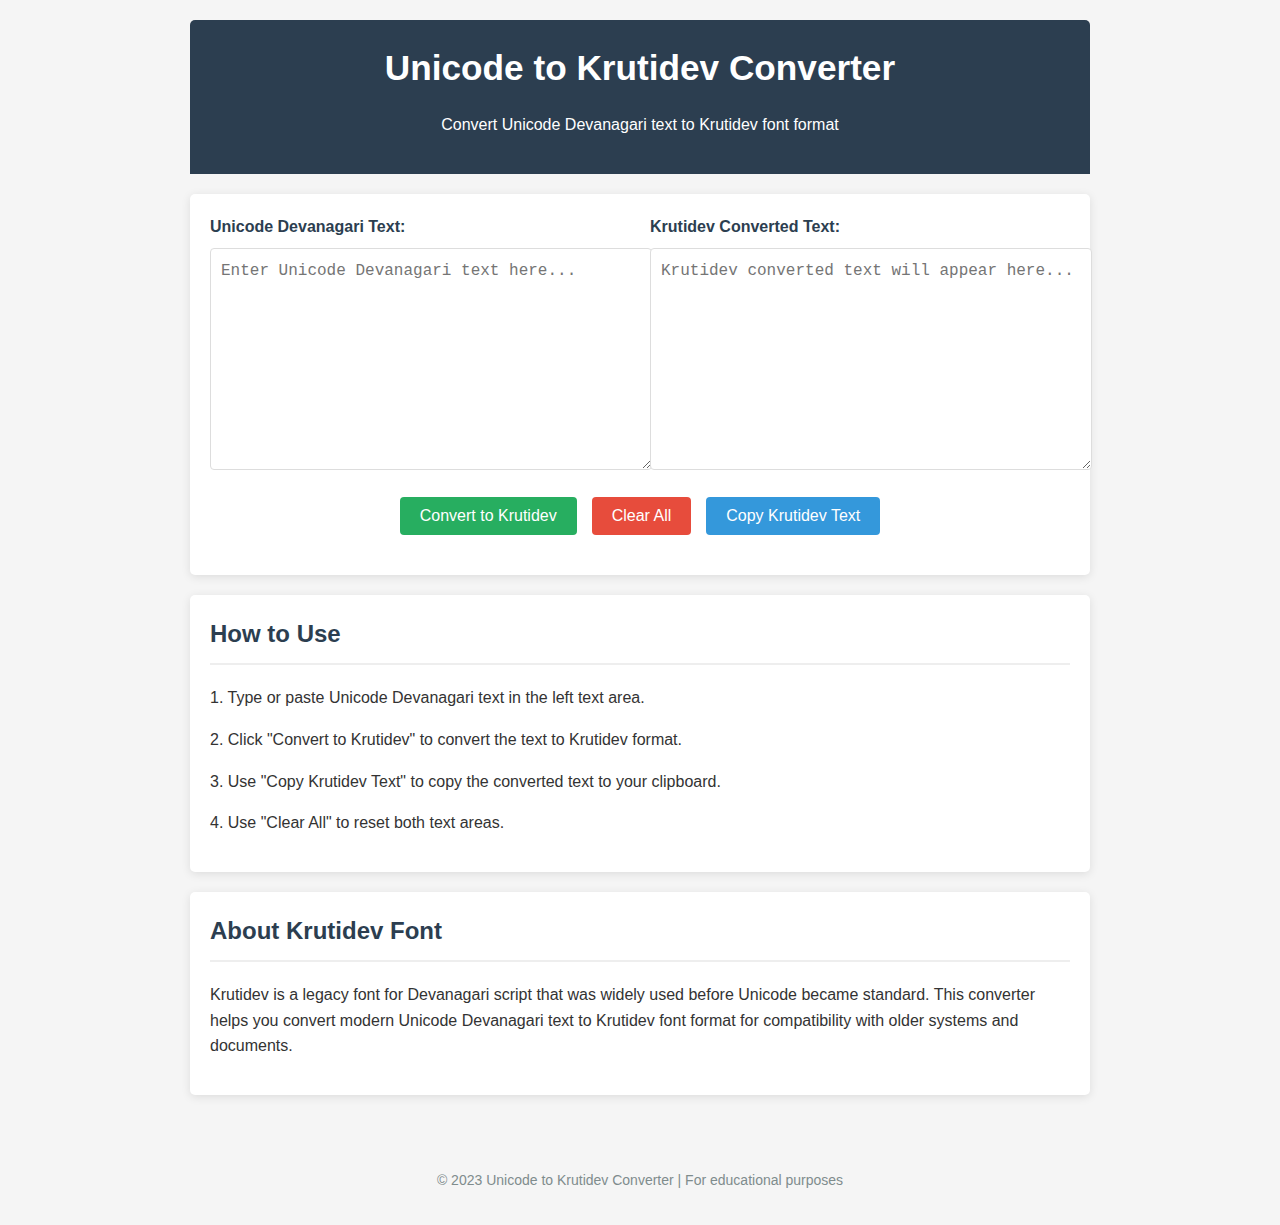
<file: index.html>
<!DOCTYPE html>
<html lang="en">
<head>
    <meta charset="UTF-8">
    <meta name="viewport" content="width=device-width, initial-scale=1.0">
    <title>Unicode to Krutidev Converter</title>
    <style>
        body {
            font-family: 'Segoe UI', Tahoma, Geneva, Verdana, sans-serif;
            line-height: 1.6;
            margin: 0;
            padding: 0;
            background-color: #f5f5f5;
            color: #333;
        }

        .container {
            max-width: 900px;
            margin: 0 auto;
            padding: 20px;
        }

        header {
            background-color: #2c3e50;
            color: white;
            padding: 20px 0;
            text-align: center;
            border-radius: 5px 5px 0 0;
            margin-bottom: 20px;
        }

        h1 {
            margin: 0;
            font-size: 2.2em;
        }

        .converter-box {
            background-color: white;
            border-radius: 5px;
            box-shadow: 0 2px 10px rgba(0, 0, 0, 0.1);
            padding: 20px;
            margin-bottom: 20px;
        }

        .text-area-container {
            display: flex;
            flex-wrap: wrap;
            gap: 20px;
        }

        .text-area-wrapper {
            flex: 1;
            min-width: 300px;
        }

        label {
            display: block;
            margin-bottom: 8px;
            font-weight: bold;
            color: #2c3e50;
        }

        textarea {
            width: 100%;
            height: 200px;
            padding: 10px;
            border: 1px solid #ddd;
            border-radius: 4px;
            resize: vertical;
            font-size: 16px;
            line-height: 1.5;
        }

        .buttons {
            display: flex;
            justify-content: center;
            gap: 15px;
            margin: 20px 0;
            flex-wrap: wrap;
        }

        button {
            padding: 10px 20px;
            background-color: #3498db;
            color: white;
            border: none;
            border-radius: 4px;
            cursor: pointer;
            font-size: 16px;
            transition: background-color 0.3s;
        }

        button:hover {
            background-color: #2980b9;
        }

        #convertBtn {
            background-color: #27ae60;
        }

        #convertBtn:hover {
            background-color: #219653;
        }

        #clearBtn {
            background-color: #e74c3c;
        }

        #clearBtn:hover {
            background-color: #c0392b;
        }

        .info-section {
            background-color: white;
            border-radius: 5px;
            box-shadow: 0 2px 10px rgba(0, 0, 0, 0.1);
            padding: 20px;
            margin-bottom: 20px;
        }

        h2 {
            color: #2c3e50;
            border-bottom: 2px solid #eee;
            padding-bottom: 10px;
            margin-top: 0;
        }

        footer {
            text-align: center;
            padding: 20px;
            color: #7f8c8d;
            font-size: 14px;
        }

        @media (max-width: 768px) {
            .text-area-container {
                flex-direction: column;
            }
        }
    </style>
</head>
<body>
    <div class="container">
        <header>
            <h1>Unicode to Krutidev Converter</h1>
            <p>Convert Unicode Devanagari text to Krutidev font format</p>
        </header>

        <div class="converter-box">
            <div class="text-area-container">
                <div class="text-area-wrapper">
                    <label for="unicodeText">Unicode Devanagari Text:</label>
                    <textarea id="unicodeText" placeholder="Enter Unicode Devanagari text here..."></textarea>
                </div>
                <div class="text-area-wrapper">
                    <label for="krutidevText">Krutidev Converted Text:</label>
                    <textarea id="krutidevText" placeholder="Krutidev converted text will appear here..." readonly></textarea>
                </div>
            </div>

            <div class="buttons">
                <button id="convertBtn">Convert to Krutidev</button>
                <button id="clearBtn">Clear All</button>
                <button id="copyBtn">Copy Krutidev Text</button>
            </div>
        </div>

        <div class="info-section">
            <h2>How to Use</h2>
            <p>1. Type or paste Unicode Devanagari text in the left text area.</p>
            <p>2. Click "Convert to Krutidev" to convert the text to Krutidev format.</p>
            <p>3. Use "Copy Krutidev Text" to copy the converted text to your clipboard.</p>
            <p>4. Use "Clear All" to reset both text areas.</p>
        </div>

        <div class="info-section">
            <h2>About Krutidev Font</h2>
            <p>Krutidev is a legacy font for Devanagari script that was widely used before Unicode became standard. This converter helps you convert modern Unicode Devanagari text to Krutidev font format for compatibility with older systems and documents.</p>
        </div>
    </div>

    <footer>
        <p>© 2023 Unicode to Krutidev Converter | For educational purposes</p>
    </footer>

    <script>
        document.addEventListener('DOMContentLoaded', function() {
            const unicodeText = document.getElementById('unicodeText');
            const krutidevText = document.getElementById('krutidevText');
            const convertBtn = document.getElementById('convertBtn');
            const clearBtn = document.getElementById('clearBtn');
            const copyBtn = document.getElementById('copyBtn');

            // Conversion mapping from Unicode to Krutidev
            const unicodeToKrutidev = {
                // Vowels
                'अ': 'd', 'आ': 'D', 'इ': 'f', 'ई': 'F', 'उ': 'g', 'ऊ': 'G',
                'ए': 'k', 'ऐ': 'K', 'ओ': 'l', 'औ': 'L', 'ऋ': 'j', 'ॠ': 'J',
                'ऌ': 'H', 'ॡ': 'h',

                // Consonants
                'क': 's', 'ख': 'v', 'ग': 'u', 'घ': '¢', 'ङ': 'Ù',
                'च': 'r', 'छ': 'R', 'ज': 't', 'झ': 'T', 'ञ': 'y',
                'ट': 'w', 'ठ': 'W', 'ड': 'q', 'ढ': 'Q', 'ण': 'X',
                'त': 'e', 'थ': 'E', 'द': 'a', 'ध': 'A', 'न': 'z',
                'प': 'p', 'फ': 'P', 'ब': 'c', 'भ': 'C', 'म': 'n',
                'य': 'i', 'र': 'b', 'ल': 'o', 'व': 'O', 'श': ';',
                'ष': '\'', 'स': 'x', 'ह': ']', 'ळ': '\\', 'क्ष': '%',
                'त्र': '+', 'ज्ञ': '^',

                // Half forms
                '्': 'Ì',

                // Matras
                'ा': 'm', 'ि': 'ä', 'ी': 'Å', 'ु': 'Ï', 'ू': 'Ò',
                'े': 'ç', 'ै': 'è', 'ो': 'é', 'ौ': 'ê', 'ृ': 'ñ',
                'ॄ': 'ö', 'ॢ': 'Û', 'ॣ': 'Ü',

                // Punctuation and symbols
                '।': 'M', '॥': '<', '॰': '>', 'ॐ': 'N',

                // Numbers
                '०': '0', '१': '1', '२': '2', '३': '3', '४': '4',
                '५': '5', '६': '6', '७': '7', '८': '8', '९': '9',

                // Special characters
                'ऽ': ':', 'ँ': 'Z', 'ं': 'B', 'ः': 'V', '़': '‘',
                '्': 'Ì', '़': '‘', '॑': '„', '॒': '†',

                // Combined characters (these will need special handling)
                'क्': 'sÌ', 'ख्': 'vÌ', 'ग्': 'uÌ', 'घ्': '¢Ì', 'ङ्': 'ÙÌ',
                'च्': 'rÌ', 'छ्': 'RÌ', 'ज्': 'tÌ', 'झ्': 'TÌ', 'ञ्': 'yÌ',
                'ट्': 'wÌ', 'ठ्': 'WÌ', 'ड्': 'qÌ', 'ढ्': 'QÌ', 'ण्': 'XÌ',
                'त्': 'eÌ', 'थ्': 'EÌ', 'द्': 'aÌ', 'ध्': 'AÌ', 'न्': 'zÌ',
                'प्': 'pÌ', 'फ्': 'PÌ', 'ब्': 'cÌ', 'भ्': 'CÌ', 'म्': 'nÌ',
                'य्': 'iÌ', 'र्': 'bÌ', 'ल्': 'oÌ', 'व्': 'OÌ', 'श्': ';Ì',
                'ष्': '\'Ì', 'स्': 'xÌ', 'ह्': ']Ì', 'ळ्': '\\Ì'
            };

            // Function to convert Unicode to Krutidev
            function convertToKrutidev(text) {
                let result = '';

                // First handle combined characters
                const combinedChars = Object.keys(unicodeToKrutidev).sort((a, b) => b.length - a.length);

                let i = 0;
                while (i < text.length) {
                    let matched = false;

                    // Check for combined characters first (longer sequences first)
                    for (const char of combinedChars) {
                        if (text.startsWith(char, i)) {
                            result += unicodeToKrutidev[char];
                            i += char.length;
                            matched = true;
                            break;
                        }
                    }

                    if (!matched) {
                        // If no combined character matched, try single character
                        const currentChar = text[i];
                        if (unicodeToKrutidev.hasOwnProperty(currentChar)) {
                            result += unicodeToKrutidev[currentChar];
                        } else {
                            // If no mapping found, keep the original character
                            result += currentChar;
                        }
                        i++;
                    }
                }

                return result;
            }

            // Event listeners
            convertBtn.addEventListener('click', function() {
                const inputText = unicodeText.value;
                const convertedText = convertToKrutidev(inputText);
                krutidevText.value = convertedText;
            });

            clearBtn.addEventListener('click', function() {
                unicodeText.value = '';
                krutidevText.value = '';
            });

            copyBtn.addEventListener('click', function() {
                krutidevText.select();
                document.execCommand('copy');

                // Show a temporary message
                const originalText = copyBtn.textContent;
                copyBtn.textContent = 'Copied!';
                setTimeout(() => {
                    copyBtn.textContent = originalText;
                }, 2000);
            });

            // Optional: Auto-convert as you type
            // unicodeText.addEventListener('input', function() {
            //     const inputText = unicodeText.value;
            //     const convertedText = convertToKrutidev(inputText);
            //     krutidevText.value = convertedText;
            // });
        });
    </script>
</body>
</html>
</file>
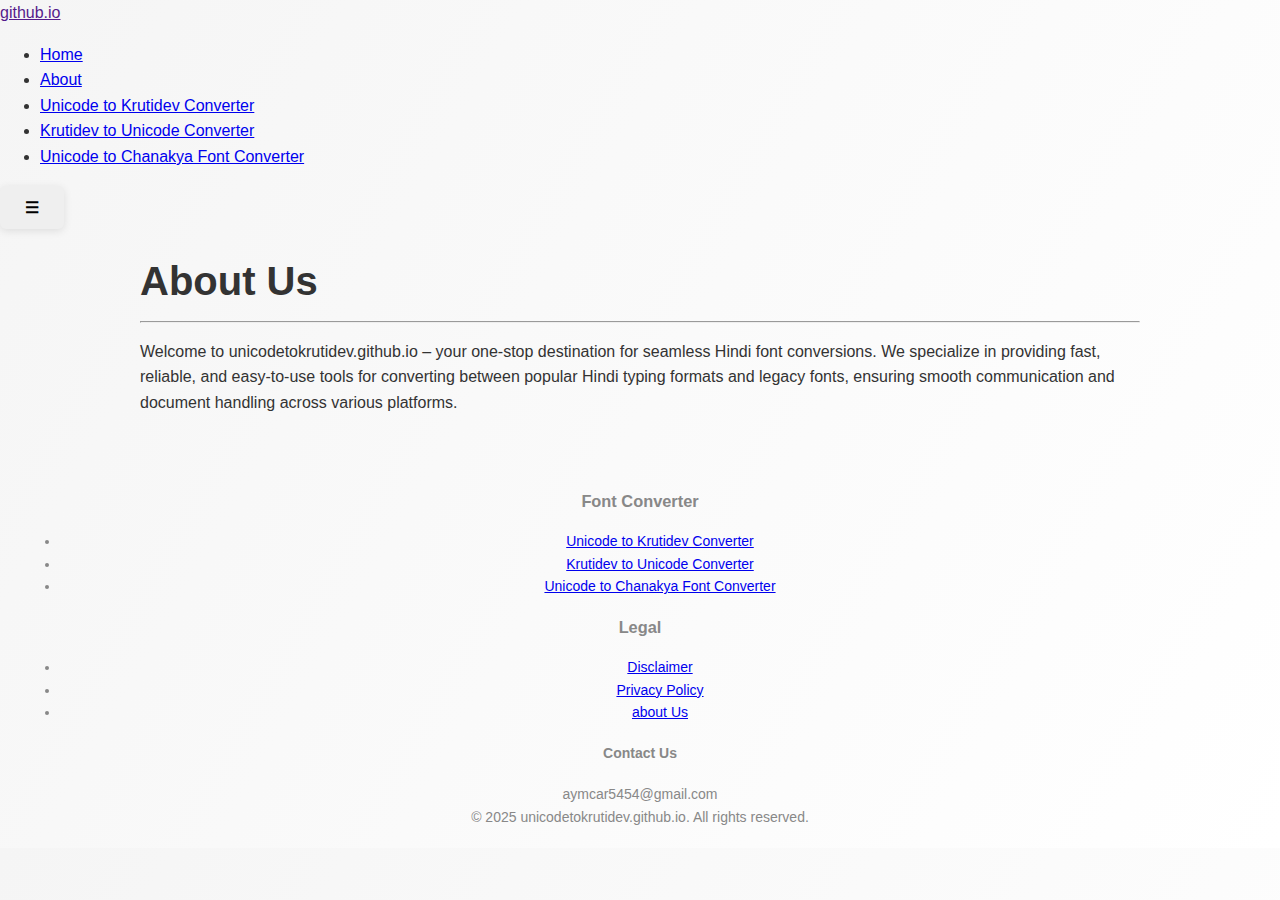
<file: aboutus.html>
<!DOCTYPE html>
<html lang="en" dir="ltr">
  <head>
    <meta charset="utf-8">
    <link rel="stylesheet" href=style.css>
    <title>About Us</title>
  </head>
  <body>
    <nav class="navbar">
        <div class="nav-container">
            <a href="" class="logo">github.io</a>

            <!-- Desktop Menu -->
            <ul class="nav-menu">
                <li><a href="#">Home</a></li>
                <li><a href="aboutus.html">About</a></li>
                <li><a href="/">Unicode to Krutidev Converter</a></li>
                <li><a href="krutidevtounicodeconverter.html">Krutidev to Unicode Converter</a></li>
                <li><a href="unicodetochanakyafontconverter.html">Unicode to Chanakya Font Converter</a></li>
            </ul>

            <!-- Mobile Menu Button -->
            <button class="mobile-menu-btn">☰</button>
        </div>
    </nav>
    <div class="container">
    <h1>About Us</h1>
    <hr>
   <p>Welcome to unicodetokrutidev.github.io – your one-stop destination for seamless Hindi font conversions. We specialize in providing fast, reliable, and easy-to-use tools for converting between popular Hindi typing formats and legacy fonts, ensuring smooth communication and document handling across various platforms.</p>
</div>
<script>
    // Mobile Menu Toggle
    const mobileMenuBtn = document.querySelector('.mobile-menu-btn');
    const navMenu = document.querySelector('.nav-menu');

    mobileMenuBtn.addEventListener('click', () => {
        navMenu.classList.toggle('active');
    });

    // Close menu when clicking on a link (for mobile)
    const navLinks = document.querySelectorAll('.nav-menu a');
    navLinks.forEach(link => {
        link.addEventListener('click', () => {
            navMenu.classList.remove('active');
        });
    });
</script>
<footer>
    <div class="footer-container">
      <div class="footer-section">
          <h3>Font Converter</h3>
          <ul class="legal-links">
              <li><a href="/">Unicode to Krutidev Converter</a></li>
              <li><a href="krutidevtounicodeconverter.html">Krutidev to Unicode Converter</a></li>
              <li><a href="unicodetochanakyafontconverter.html">Unicode to Chanakya Font Converter</a></li>
          </ul>
      </div>

        <div class="footer-section">
            <h3>Legal</h3>
            <ul class="legal-links">
                <li><a href="disclaimer.html">Disclaimer</a></li>
                <li><a href="privacypolicy.html">Privacy Policy</a></li>
                <li><a href="aboutus.html">about Us</a></li>
            </ul>
        </div>
    </div>
    <div class="copyright">
        <h4>Contact Us</h4>
        aymcar5454@gmail.com

    </div>
    <div class="copyright">
        &copy; 2025 unicodetokrutidev.github.io. All rights reserved.
    </div>
</footer>
  </body>
</html>
</file>
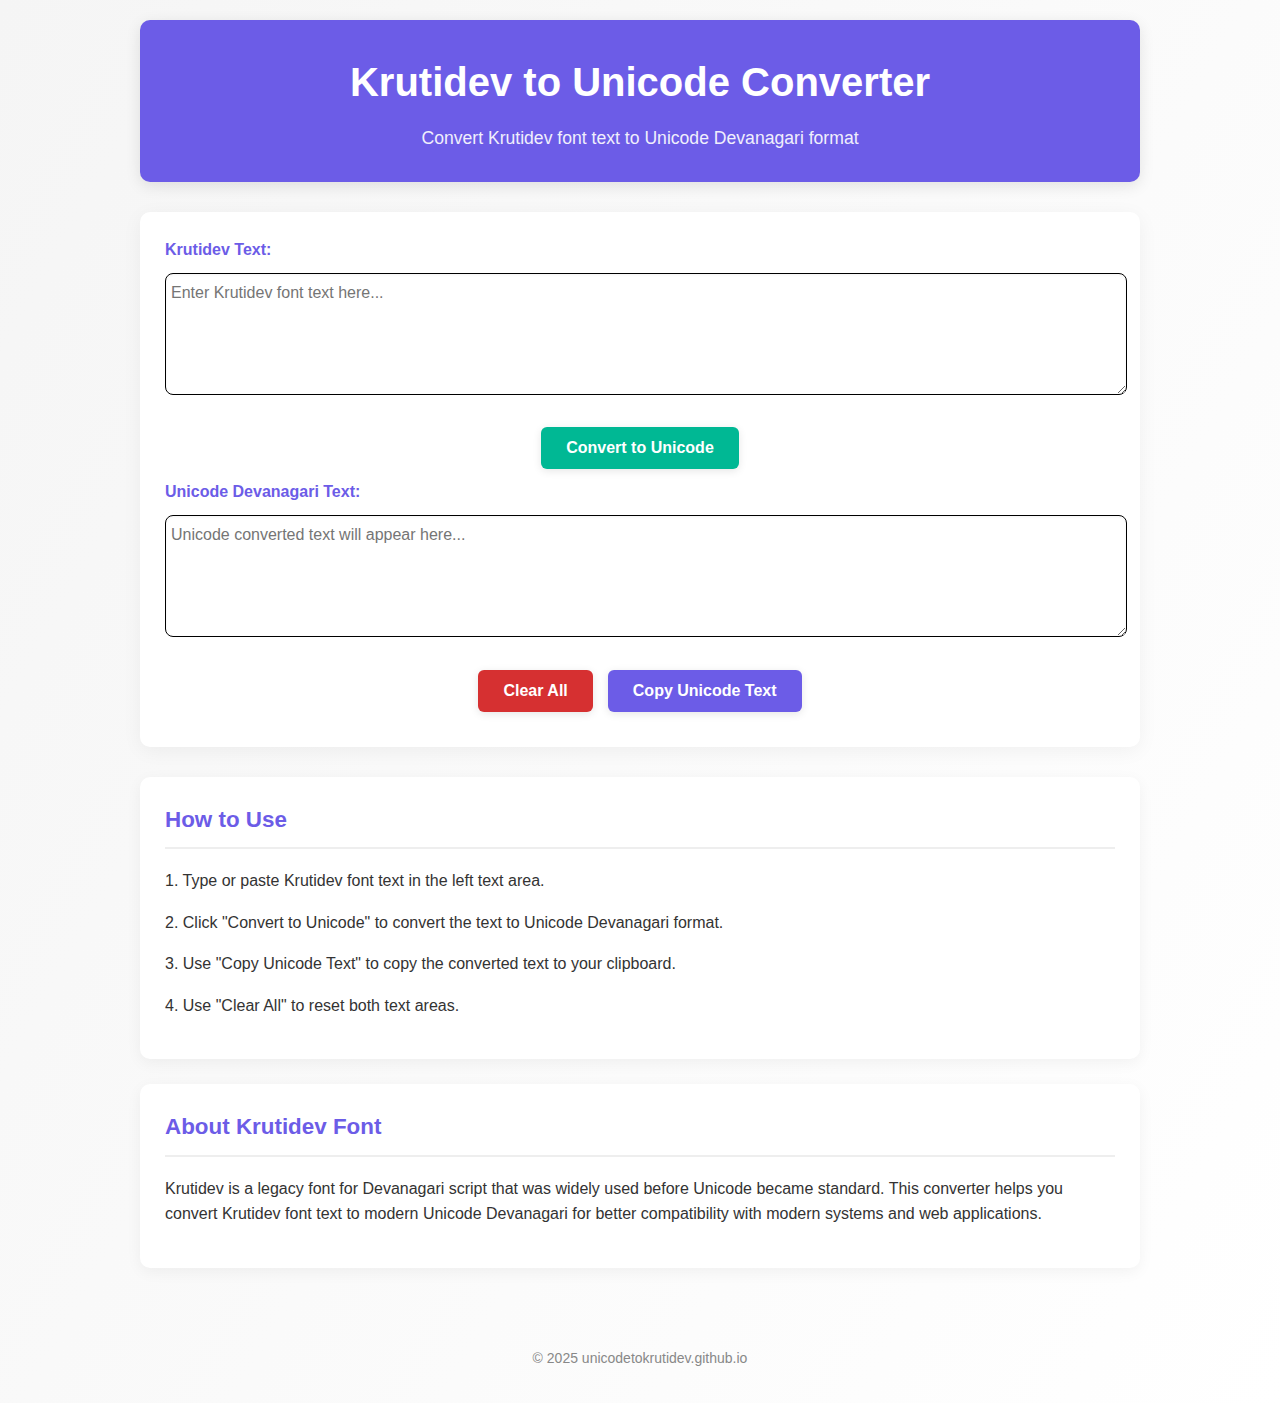
<file: krutidevtounicodeconverter.html>
<!DOCTYPE html>
<html lang="en">
<head>
    <meta charset="UTF-8">
    <meta name="viewport" content="width=device-width, initial-scale=1.0">
    <title>Krutidev to Unicode Converter</title>
    <link rel="stylesheet" href=style.css>

</head>
<body>
    <div class="container">
        <header>
            <h1>Krutidev to Unicode Converter</h1>
            <p>Convert Krutidev font text to Unicode Devanagari format</p>
        </header>

        <div class="converter-box">
            <div class="text-area-container">
                <div class="text-area-wrapper">
                    <label for="krutidevText">Krutidev Text:</label>
                    <textarea id="krutidevText" placeholder="Enter Krutidev font text here..."></textarea>
                </div>
                <div class="buttons">
                    <button id="convertBtn">Convert to Unicode</button></div>
                <div class="text-area-wrapper">
                    <label for="unicodeText">Unicode Devanagari Text:</label>
                    <textarea id="unicodeText" placeholder="Unicode converted text will appear here..." readonly></textarea>
                </div>
            </div>

            <div class="buttons">
                <button id="clearBtn">Clear All</button>
                <button id="copyBtn">Copy Unicode Text</button>
            </div>
        </div>

        <div class="info-section">
            <h2>How to Use</h2>
            <p>1. Type or paste Krutidev font text in the left text area.</p>
            <p>2. Click "Convert to Unicode" to convert the text to Unicode Devanagari format.</p>
            <p>3. Use "Copy Unicode Text" to copy the converted text to your clipboard.</p>
            <p>4. Use "Clear All" to reset both text areas.</p>
        </div>

        <div class="info-section">
            <h2>About Krutidev Font</h2>
            <p>Krutidev is a legacy font for Devanagari script that was widely used before Unicode became standard. This converter helps you convert Krutidev font text to modern Unicode Devanagari for better compatibility with modern systems and web applications.</p>
        </div>
    </div>

    <footer>
        <p>&copy; 2025 unicodetokrutidev.github.io</p>
    </footer>

    <script>
        document.addEventListener('DOMContentLoaded', function() {
            const krutidevText = document.getElementById('krutidevText');
            const unicodeText = document.getElementById('unicodeText');
            const convertBtn = document.getElementById('convertBtn');
            const clearBtn = document.getElementById('clearBtn');
            const copyBtn = document.getElementById('copyBtn');

            // Conversion mapping from Krutidev to Unicode
            const krutidevToUnicode = {
                // Vowels
                'd': 'अ', 'D': 'आ', 'f': 'इ', 'F': 'ई', 'g': 'उ', 'G': 'ऊ',
                'k': 'ए', 'K': 'ऐ', 'l': 'ओ', 'L': 'औ', 'j': 'ऋ', 'J': 'ॠ',
                'H': 'ऌ', 'h': 'ॡ',

                // Consonants
                's': 'क', 'v': 'ख', 'u': 'ग', '¢': 'घ', 'Ù': 'ङ',
                'r': 'च', 'R': 'छ', 't': 'ज', 'T': 'झ', 'y': 'ञ',
                'w': 'ट', 'W': 'ठ', 'q': 'ड', 'Q': 'ढ', 'X': 'ण',
                'e': 'त', 'E': 'थ', 'a': 'द', 'A': 'ध', 'z': 'न',
                'p': 'प', 'P': 'फ', 'c': 'ब', 'C': 'भ', 'n': 'म',
                'i': 'य', 'b': 'र', 'o': 'ल', 'O': 'व', ';': 'श',
                "'": 'ष', 'x': 'स', ']': 'ह', '\\': 'ळ', '%': 'क्ष',
                '+': 'त्र', '^': 'ज्ञ',

                // Half forms
                'Ì': '्',

                // Matras
                'm': 'ा', 'ä': 'ि', 'Å': 'ी', 'Ï': 'ु', 'Ò': 'ू',
                'ç': 'े', 'è': 'ै', 'é': 'ो', 'ê': 'ौ', 'ñ': 'ृ',
                'ö': 'ॄ', 'Û': 'ॢ', 'Ü': 'ॣ',

                // Punctuation and symbols
                'M': '।', '<': '॥', '>': '॰', 'N': 'ॐ',

                // Numbers
                '0': '०', '1': '१', '2': '२', '3': '३', '4': '४',
                '5': '५', '6': '६', '7': '७', '8': '८', '9': '९',

                // Special characters
                ':': 'ऽ', 'Z': 'ँ', 'B': 'ं', 'V': 'ः', '‘': '़',
                '„': '॑', '†': '॒',

                // Combined characters (for half forms)
                'sÌ': 'क्', 'vÌ': 'ख्', 'uÌ': 'ग्', '¢Ì': 'घ्', 'ÙÌ': 'ङ्',
                'rÌ': 'च्', 'RÌ': 'छ्', 'tÌ': 'ज्', 'TÌ': 'झ्', 'yÌ': 'ञ्',
                'wÌ': 'ट्', 'WÌ': 'ठ्', 'qÌ': 'ड्', 'QÌ': 'ढ्', 'XÌ': 'ण्',
                'eÌ': 'त्', 'EÌ': 'थ्', 'aÌ': 'द्', 'AÌ': 'ध्', 'zÌ': 'न्',
                'pÌ': 'प्', 'PÌ': 'फ्', 'cÌ': 'ब्', 'CÌ': 'भ्', 'nÌ': 'म्',
                'iÌ': 'य्', 'bÌ': 'र्', 'oÌ': 'ल्', 'OÌ': 'व्', ';Ì': 'श्',
                "'Ì": 'ष्', 'xÌ': 'स्', ']Ì': 'ह्', '\\Ì': 'ळ्'
            };

            // Function to convert Krutidev to Unicode
            function convertToUnicode(text) {
                let result = '';

                // First handle combined characters (like half forms)
                const combinedChars = Object.keys(krutidevToUnicode).sort((a, b) => b.length - a.length);

                let i = 0;
                while (i < text.length) {
                    let matched = false;

                    // Check for combined characters first (longer sequences first)
                    for (const char of combinedChars) {
                        if (text.startsWith(char, i)) {
                            result += krutidevToUnicode[char];
                            i += char.length;
                            matched = true;
                            break;
                        }
                    }

                    if (!matched) {
                        // If no combined character matched, try single character
                        const currentChar = text[i];
                        if (krutidevToUnicode.hasOwnProperty(currentChar)) {
                            result += krutidevToUnicode[currentChar];
                        } else {
                            // If no mapping found, keep the original character
                            result += currentChar;
                        }
                        i++;
                    }
                }

                return result;
            }

            // Event listeners
            convertBtn.addEventListener('click', function() {
                const inputText = krutidevText.value;
                const convertedText = convertToUnicode(inputText);
                unicodeText.value = convertedText;
            });

            clearBtn.addEventListener('click', function() {
                krutidevText.value = '';
                unicodeText.value = '';
            });

            copyBtn.addEventListener('click', function() {
                unicodeText.select();
                document.execCommand('copy');

                // Show a temporary message
                const originalText = copyBtn.textContent;
                copyBtn.textContent = 'Copied!';
                setTimeout(() => {
                    copyBtn.textContent = originalText;
                }, 2000);
            });


        });
    </script>
    
</body>
</html>
</file>
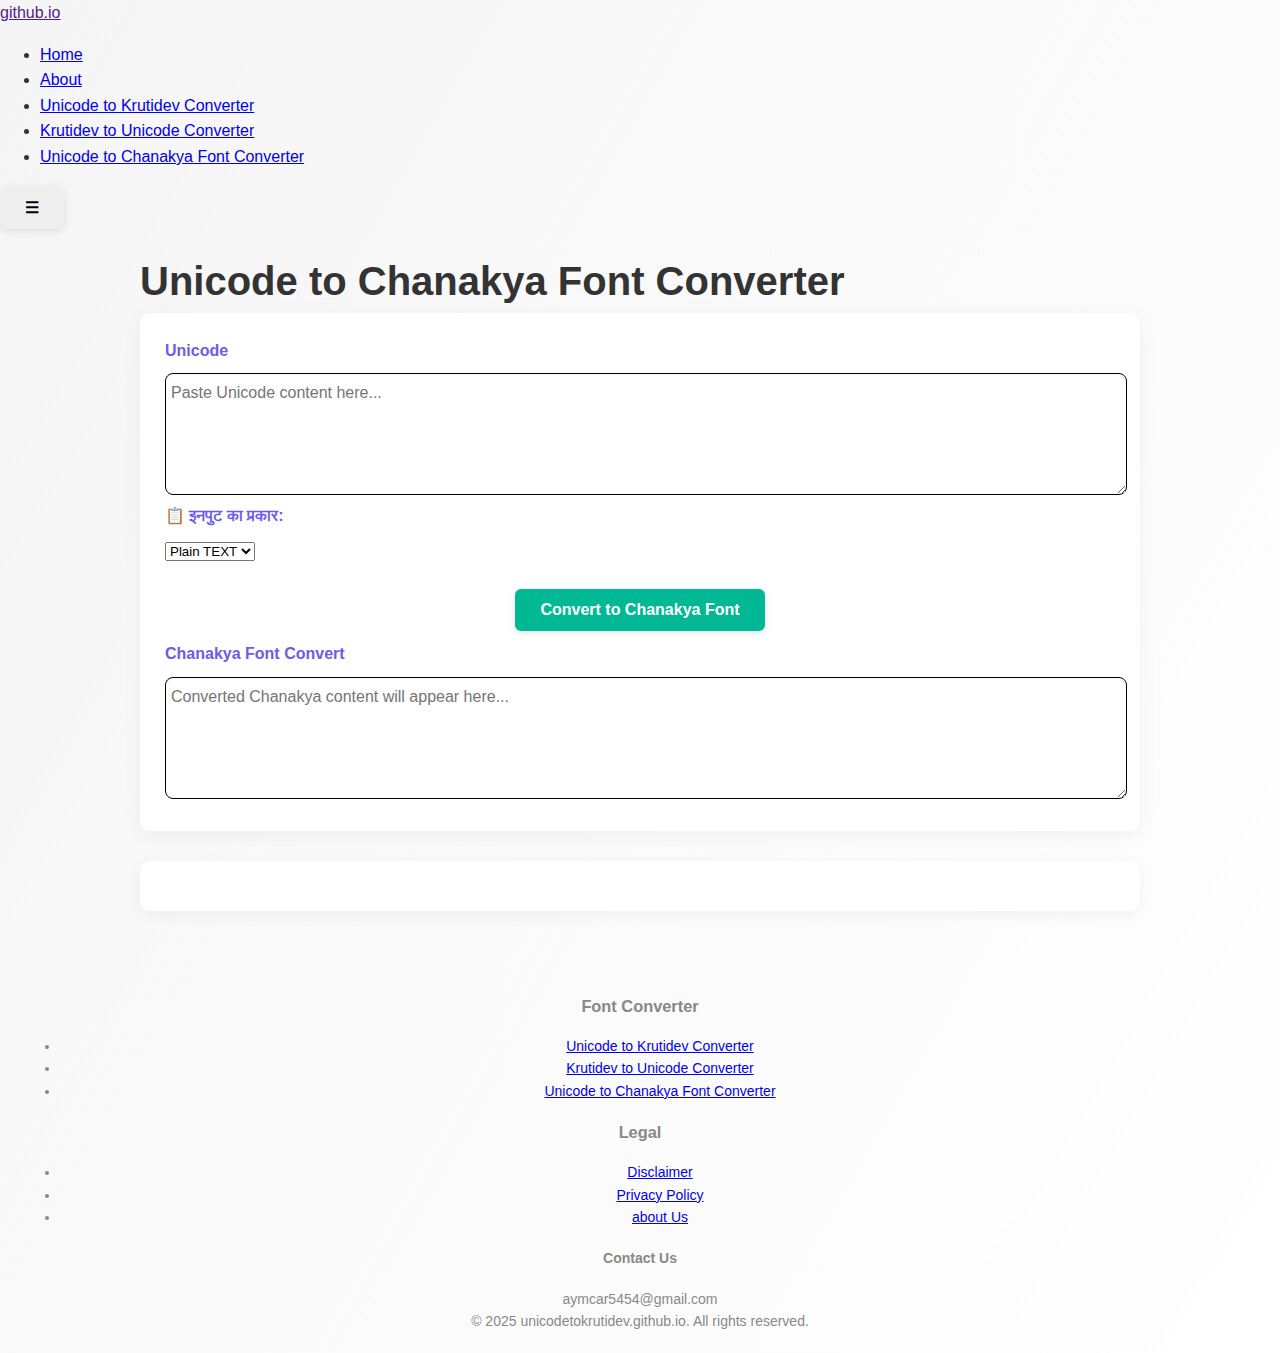
<file: unicodetochanakyafontconverter.html>
<!DOCTYPE html>
<html lang="en">
<head>
<meta charset="utf-8">
<style>:root{--color-primary:#021835;}</style>
<meta http-equiv="x-ua-compatible" content="ie=edge">
<link rel="shortcut icon" href="logo.png">
<meta name="HandheldFriendly" content="True">
<link rel="stylesheet" href=style.css>
<meta name="viewport" content="width=device-width, initial-scale=1", shrink-to-fit=no>
<meta name="description" content="Unicode is a standard that gives each character from all languages, scripts, and symbols a unique number. This helps make sure text is written, shown, and used the same way on different computers and devices.">
<title>Unicode to Chanakya Font Converter</title>
<link rel="canonical" href="/unicodetochanakyafontconverter.html">
<meta name="robots" content="index, follow" />

<link rel="icon" type="image/png" href="fevicon/favicon-96x96.png" sizes="96x96" />
<link rel="icon" type="image/svg+xml" href="fevicon/favicon.svg" />
<link rel="shortcut icon" href="fevicon/favicon.ico" />
<link rel="apple-touch-icon" sizes="180x180" href="fevicon/apple-touch-icon.png" />
<meta name="apple-mobile-web-app-title" content="MyWebSite" />
<link rel="manifest" href="fevicon/site.webmanifest" />
</head>

<body>
  <nav class="navbar">
      <div class="nav-container">
          <a href="" class="logo">github.io</span></a>

          <!-- Desktop Menu -->
          <ul class="nav-menu">
              <li><a href="#">Home</a></li>
              <li><a href="aboutus.html">About</a></li>
              <li><a href="/">Unicode to Krutidev Converter</a></li>
              <li><a href="krutidevtounicodeconverter.html">Krutidev to Unicode Converter</a></li>
              <li><a href="unicodetochanakyafontconverter.html">Unicode to Chanakya Font Converter</a></li>
          </ul>

          <!-- Mobile Menu Button -->
          <button class="mobile-menu-btn">☰</button>
      </div>
  </nav>
  <div class="container">
      <h1>Unicode to Chanakya Font Converter</h1>
    <main class="converter-box">
      <form id="converter-form" onsubmit="convert_Unicode_to_Chanakya(); return false;">
        <label for="legacy_text">Unicode</label>
        <textarea id="legacy_text" name="TextToConvert" rows="6" placeholder="Paste Unicode content here..."></textarea>

        <label for="text_or_html">📋 इनपुट का प्रकार:</label>
        <select id="text_or_html">
          <option>Plain TEXT</option>
          <option>HTML</option>
        </select>

        <div class="buttons">
          <button type="submit" class="convert-btn" id="convertBtn">Convert to Chanakya Font</button>
        </div>

        <label for="unicode_text">Chanakya Font Convert</label>
        <textarea id="unicode_text" readonly rows="6" placeholder="Converted Chanakya content will appear here..."></textarea>
      </form>
    </main>

    <div class="info-section">
    </div>
  </div>

  <!-- Your existing JavaScript stays the same -->
  <script>
    function convert_Unicode_to_Chanakya()

{

var array_one = new Array(

"‘","’","“","”","ं","ऑ",
"क्ष्","क्ष","त्र","ज्ञ","् ",

"क़","ख़","ग़","ज़्","ज़","ड़","ढ़","फ़्","फ़","य़","ऱ","ऩ",      // one-byte nukta varNas
// "क़","ख़","ग़","ज़","ड़","ढ़","फ़","य़","ऱ","ऩ",    // two-byte nukta varNas

"क्च","ष्ट","ष्ठ","श्व","स्न","त्र","॥","ढ्ढ","छ्व","रु","रू",
"हृ","ह्र","क्क","क्त","क्र","ञ्ज","ङ्क","ङ्ख","ङ्ग","ङ्घ","ट्ट","ट्ठ",

"क्व","ड्ड","ड्ढ","स्र","द्ग","द्घ","द्द","द्ध","द्ब","द्भ","द्म","द्य","द्व","ठ्ठ","श्च","ह्न","ह्म्","ह्य","ह्ल","ह्व",

"त्त","त्त्","प्त","त्न","ञ्च",
"ल्ल","ष्ट्व","ङ्क्ष","ख्न","द्ब्र","ख्र",

"ष्ट्र","ह्न","ह्व","द्द",
"श्र्","श्र","ट्र","ड्र","ढ्र",
"।","्र",
"शृ","शॄ","कॢ","ह्ण",

"ओ","औ","आ","अ","ईं","ई","इ","उ","ऊ","ऋ","ॠ","ऌ","ऐ","ए",

"के","कै","फे","फै",  //"कं","फं",

"क्","क", "ख्","ख","ग्","ग","घ्","घ","ङ",
"च्च्","च्","च","छ","ज्ज्","ज्","ज","झ्","झ","ञ्","ञ",

"ट","ठ","ड","ढ","ण्","ण",
"त्","त","थ्","थ","द","ध्","ध","न्न्","न्न","न्","न",

"प्","प","फ्","फ","ब्","ब","भ्","भ","म्","म",
"य्","य","र","ल्","ल","ळ","व्","व",
"श्","श","ष्","ष","स्","स","ह्","ह",
"्य","x",

"ॉ","ा","ी","ु","ू","ृ","ॄ","ॢ","े","ै","ो","ौ",
"ं","ं","ँ","ः","़", "ॅ","ऽ","्",

"०","१","२","३","४","५","६","७","८","९",
"0","1","2","3","4","5","6","7","8","9")

var array_two = new Array(

"Ò","Ó","\"","\"","´","¥æò",
"ÿ","ÿæ","˜æ","™æ","÷ ",
"·¸¤", "¹¸", "»¸", "Ê", "Á¸","Ç¸", "É¸", "¸U","È¸¤","Ø¸","Ú¸","Ù¸",
// "·¸¤", "¹¸", "»¸", "Á¸","Ç¸", "É¸", "¸U","È¸¤","Ø¸","Ú¸","Ù¸",

"B¤","C","D","E","F","G","H","I","J","L¤","M¤",
"N","O","P¤","Q¤","R¤","T","V","W","X","Y","^","_",

"`¤","a","b","d","e","f","g","h","i","j","k","l","m","n","p","q","r","s","t","u",

"žæ","ž","#","%","@",
"„","¦","¨","¯","µ","º",

"Cþ","q","u","g",
"Ÿ","Ÿæ","Åþ","Çþ","Éþ",
"Ð","ý",
"oë","oì","•í","ö",

"¥ô","¥õ","¥æ","¥","§Z","§ü","§","©","ª¤","«","¬","­","°ð","°",

"·Ô¤","·ñ¤","ÈÔ¤","Èñ¤",   // "·´¤","È´¤",

"€U","·¤","","¹","‚","»","ƒ","ƒæ","¾",
"“","‘","¿","À","”","’","Á","Û","Ûæ","†","†æ",

"ÅU","Æ","Ç","É","‡","‡æ",
"ˆ","Ì","‰","Í","Î","Š","Ï","ó","óæ","‹","Ù",

"Œ","Â","U","È¤","Ž","Õ","","Ö","","×",
"Ä","Ø","ÚU","Ë","Ü","Ý","Ã","ß",
"à","àæ","c","á","S","â","±","ã",
"K","&",

"æò","æ","è","é","ê","ë","ì","í","ð","ñ","ô","õ",
"¢","´","¡","Ñ","¸","ò","ù","÷",

"0","1","2","3","4","5","6","7","8","9",
"®","v","w","x","y","z","{","|","}","~")


var array_one_length = array_one.length ;

// if the input is plain text

if ((document.getElementById("text_or_html")).selectedIndex == 0 )
   {
    document.getElementById("unicode_text").value = "You have chosen SIMPLE TEXT in Chanakya font to convert into Unicode. Conversion in progress.."  ;

    var modified_substring = document.getElementById("legacy_text").value  ;
//****************************************************************************************
//  Break the long text into small bunches of max. max_text_size  characters each.
//****************************************************************************************
    var text_size = document.getElementById("legacy_text").value.length ;

    var processed_text = '' ;  //blank

    var sthiti1 = 0 ;  var sthiti2 = 0 ;  var chale_chalo = 1 ;

 // var max_text_size = chunksize;

    var max_text_size = 6000;

 // alert(max_text_size);

    while ( chale_chalo == 1 )
    {
     sthiti1 = sthiti2 ;

     if ( sthiti2 < ( text_size - max_text_size ) )
     {
      sthiti2 +=  max_text_size ;
      while (document.getElementById("legacy_text").value.charAt ( sthiti2 ) != ' ') {sthiti2--;}
     }
     else  { sthiti2 = text_size  ;  chale_chalo = 0 }

     var modified_substring = document.getElementById("legacy_text").value.substring ( sthiti1, sthiti2 )  ;

    Replace_Symbols( ) ;

    processed_text += modified_substring ;

//****************************************************************************************
//  Breaking part code over
//****************************************************************************************
//  processed_text = processed_text.replace( /mangal/g , "Chanakya" ) ;

    document.getElementById("unicode_text").value = processed_text  ;
   }
}
// if input is HTML then

else
   {
    document.getElementById("unicode_text").value = "You have chosen HTML TEXT in Chanakya font to convert into Unicode. Conversion in progress.."  ;

    var remaining_text = document.getElementById("legacy_text").value ;
    var processed_text = "" ;  //blank initially

    var position_of_current_opening_bracket = 0 ;
    var position_of_next_closing_bracket = 1 ;

    // search starting from paragraphs. then search for sanskrit 99.
    var idx = remaining_text.indexOf( "<p " )
    idx = remaining_text.indexOf( "Sanskrit 99" , idx )
    var idx2 = 0  //  position_of_current_opening_bracket  ">"
    var idx3 = 0  //  position of "/span"
    var idx4 = 0  //  postion of "span" only , ie span without "/"

    while ( idx != -1 )    // while-01 loop     ;  while "Sanskrit 99"  is found..
       {
        idx2 = remaining_text.indexOf( ">" , idx )
        idx3 = remaining_text.indexOf( "/span" , idx2 )
        idx4 = remaining_text.indexOf( "span" , idx2 )

        while ( idx4 < idx3 )     // this loop to take care of  nested span.
           {
            idx4 = remaining_text.indexOf( "span" , idx3+4 ) ;
            idx3 = remaining_text.indexOf( "/span" , idx3+4 ) ;
           }

        var modified_substring = remaining_text.substring( idx2 , idx3 ) ;
        modified_substring = modified_substring.replace( />/g , ">>" ) ;
        processed_text = processed_text + remaining_text.substring( 0 , idx2 ) + modified_substring + "/span" ;

        remaining_text = remaining_text.substring( idx3 + 5 ) ;  //remaining_text excludes "/span"
        idx = remaining_text.indexOf( "Sanskrit 99" ) ;
       } //end of outermost while-01

    processed_text = processed_text + remaining_text ;

    //-----------------------------

    //This section for taking care of paragraphs marked class = MsoBodyText  or class = MsoBodyText

    remaining_text = processed_text ;
    processed_text = "" ;  //blank initially

    var position_of_start_of_paragraph = 0 ;
    var position_of_end_of_paragraph = 1 ;

    position_of_start_of_paragraph = remaining_text.indexOf("<p ")   ;

    while ( position_of_start_of_paragraph != -1 )  //search for <p  in the remaining_text
       {
        position_of_start_of_paragraph = remaining_text.indexOf("<p ")   ;
        position_of_end_of_paragraph = remaining_text.indexOf("/p>")   ;

        modified_substring = remaining_text.substring( position_of_start_of_paragraph + 3 ,  position_of_end_of_paragraph ) ;

        if (modified_substring.indexOf( "MsoBodyText" ) != -1 )
           {
            // repace all ">" with ">>" in this paragraph
            modified_substring = modified_substring.replace( />/g , ">>" )  ;

            // in Mybodytext, wherever font-family is found, it means it is roman text.
            idx = modified_substring.indexOf("font-family")  ;

            idx2 = 0 ;  // position of ">>"
            idx3 = 0 ;  // position of "/span"
            idx4 = 0 ;  // position of "span" only without "/"

            // again change ">>" to ">" only those which occur immediately after font-family:"Times New Roman"
            while ( idx != -1 )
               {
                idx2 = modified_substring.indexOf( ">>" , idx ) ;
                idx3 = modified_substring.indexOf( "/span" , idx2 ) ;
                idx4 = modified_substring.indexOf( "span" , idx2 ) ;

                while ( idx4 < idx3 )
                   {
                    idx4 = modified_substring.indexOf( "span" , idx3+4 )  ;
                    idx3 = modified_substring.indexOf( "/span" , idx3+4 )  ;
                   }

                modified_substring = modified_substring.substring( 0, idx2 ) + (modified_substring.substring( idx2 , idx3 )).replace( />>/g , ">" ) + modified_substring.substring( idx3 ) ;
                idx = modified_substring.indexOf( "font-family" , idx3 ) ;

               } // end of while inner loop
           } // end of if statement

        processed_text = processed_text + remaining_text.substring( 0 , position_of_start_of_paragraph + 3 ) +  modified_substring + "/p>" ;
        remaining_text = remaining_text.substring( position_of_end_of_paragraph + 3 ) ;
        position_of_start_of_paragraph = remaining_text.indexOf("<p ")   ;
       } // end of outer while loop

    processed_text = processed_text + remaining_text ;

    //------------------------

    // Now do actual font conversion  of text occuring between  all the  pairs  >>  and  <

    remaining_text = processed_text ;     processed_text = "" ;

    idx2 = remaining_text.indexOf( ">>" )  ;

    while ( idx2 != -1 )    // while-01 loop (checks if ">>" is still present
       {
        position_of_current_opening_bracket = remaining_text.indexOf( ">>" , idx2 )
        position_of_next_closing_bracket = remaining_text.indexOf( "<" , position_of_current_opening_bracket )

        modified_substring = remaining_text.substring( position_of_current_opening_bracket + 2 , position_of_next_closing_bracket ) ;

        processed_text = processed_text + remaining_text.substring( 0 , position_of_current_opening_bracket + 1 ) ;   // ">" included by using +1 here
        remaining_text = remaining_text.substring( position_of_next_closing_bracket + 1 ) ;  //remaining_text excludes the closing bracket

        // call the subroutine and replace the legacy symbols with corresponding Unicode.

        Replace_Symbols() ;

        processed_text = processed_text + modified_substring + "<"  ;

        idx2 = remaining_text.indexOf( ">>" ) ;
       } //end of outermost while-01

    processed_text = processed_text + remaining_text ;

    // change  font name from 'Mangal'  to  'Chanakya' .

    processed_text = processed_text.replace( /Mangal/g , "Chanakya" ) ;

    // now put the processed text in the output box finally.

    document.getElementById("unicode_text").value = processed_text

   } // end of else loop for HTML case

//**************************************************
//--------------------------------------------------
//**************************************************

function Replace_Symbols( )
   {
    // if string to be converted is non-blank then no need of any processing.
    if (modified_substring != "" )
       {

// first replace the two-byte nukta_varNa with corresponding one-byte nukta varNas.

modified_substring = modified_substring.replace ( /क़/g , "क़" )  ;
modified_substring = modified_substring.replace ( /ख़‌/g , "ख़" )  ;
modified_substring = modified_substring.replace ( /ग़/g , "ग़" )  ;
modified_substring = modified_substring.replace ( /ज़्/g , "ज़्" )  ;
modified_substring = modified_substring.replace ( /ज़/g , "ज़" )  ;
modified_substring = modified_substring.replace ( /ड़/g , "ड़" )  ;
modified_substring = modified_substring.replace ( /ढ़/g , "ढ़" )  ;
modified_substring = modified_substring.replace ( /ऩ/g , "ऩ" )  ;
modified_substring = modified_substring.replace ( /फ़/g , "फ़" )  ;
modified_substring = modified_substring.replace ( /य़/g , "य़" )  ;
modified_substring = modified_substring.replace ( /ऱ/g , "ऱ" )  ;


        // code for replacing "ि" (chhotee ee kii maatraa) with "ç"  and correcting its position too.

        var position_of_f = modified_substring.indexOf( "ि" )  ;
         while ( position_of_f != -1 )  //while-02
           {
            var character_left_to_f = modified_substring.charAt( position_of_f - 1 )  ;
            modified_substring = modified_substring.replace( character_left_to_f + "ि" ,  "ç" + character_left_to_f )  ;

            position_of_f = position_of_f - 1  ;

            while (( modified_substring.charAt( position_of_f - 1 ) == "्" )  &  ( position_of_f != 0  ) )
               {
                var string_to_be_replaced = modified_substring.charAt( position_of_f - 2 ) + "्"  ;
                  modified_substring = modified_substring.replace( string_to_be_replaced + "ç", "ç" + string_to_be_replaced ) ;

                position_of_f = position_of_f - 2  ;
               }
            position_of_f = modified_substring.search( /ि/ , position_of_f + 1 ) ; // search for ç ahead of the current position.

           } // end of while-02 loop
   //************************************************************
   //     modified_substring = modified_substring.replace( /fर्/g , "£"  )  ;
   //************************************************************
        // Eliminating "र्" and putting  reph (ü)  at proper position for this.

       set_of_matras = "ािीुूृेैोौं:ँॅ"

modified_substring += '  '    ;  // add two spaces after the string to avoid UNDEFINED char in the following code.

       var position_of_half_R = modified_substring.indexOf( "र्" ) ;
        while ( position_of_half_R > 0  )  // while-04
           {
            // "र्"  is two bytes long
            var probable_position_of_Z = position_of_half_R + 2   ;

            var character_right_to_probable_position_of_Z = modified_substring.charAt( probable_position_of_Z + 1 )

            // trying to find non-maatra position right to probable_position_of_Z .

            while ( set_of_matras.indexOf( character_right_to_probable_position_of_Z ) != -1 )
               {
                probable_position_of_Z = probable_position_of_Z + 1 ;
                character_right_to_probable_position_of_Z = modified_substring.charAt( probable_position_of_Z + 1 ) ;
               } // end of while-05

            string_to_be_replaced = modified_substring.substr ( position_of_half_R + 2 , ( probable_position_of_Z - position_of_half_R - 1 ))  ;
            modified_substring = modified_substring.replace( "र्" + string_to_be_replaced  ,  string_to_be_replaced + "ü" ) ;
            position_of_half_R = modified_substring.indexOf( "र्" ) ;
           } // end of while-04


modified_substring = modified_substring.substr ( 0 , modified_substring.length - 2 )  ;


        //substitute array_two elements in place of corresponding array_one elements

        for( input_symbol_idx = 0; input_symbol_idx < array_one_length; input_symbol_idx++ )
           {
            idx = 0  ;  // index of the symbol being searched for replacement

            while (idx != -1 ) //whie-00
               {
                modified_substring = modified_substring.replace( array_one[ input_symbol_idx ] , array_two[input_symbol_idx] )
                idx = modified_substring.indexOf( array_one[input_symbol_idx] )
               } // end of while-00 loop
           } // end of for loop

        } // end of IF  statement  meant to  supress processing of  blank  string.

    } // end of the function  Replace_Symbols( )

  } // end of Convert_Unicode_to_Chanakya function

  </script>

  <!-- Auto-convert on input -->
  <script>
    window.onload = function () {
      const inputBox = document.getElementById("legacy_text");

      inputBox.addEventListener("input", () => {
        convert_Unicode_to_Chanakya();
      });

      inputBox.addEventListener("paste", () => {
        setTimeout(() => convert_Unicode_to_Chanakya(), 100);
      });
    };
  </script>
  <script>
      // Mobile Menu Toggle
      const mobileMenuBtn = document.querySelector('.mobile-menu-btn');
      const navMenu = document.querySelector('.nav-menu');

      mobileMenuBtn.addEventListener('click', () => {
          navMenu.classList.toggle('active');
      });

      // Close menu when clicking on a link (for mobile)
      const navLinks = document.querySelectorAll('.nav-menu a');
      navLinks.forEach(link => {
          link.addEventListener('click', () => {
              navMenu.classList.remove('active');
          });
      });
  </script>
  <footer>
      <div class="footer-container">
        <div class="footer-section">
            <h3>Font Converter</h3>
            <ul class="legal-links">
                <li><a href="/">Unicode to Krutidev Converter</a></li>
                <li><a href="krutidevtounicodeconverter.html">Krutidev to Unicode Converter</a></li>
                <li><a href="unicodetochanakyafontconverter.html">Unicode to Chanakya Font Converter</a></li>
            </ul>
        </div>

          <div class="footer-section">
              <h3>Legal</h3>
              <ul class="legal-links">
                  <li><a href="disclaimer.html">Disclaimer</a></li>
                  <li><a href="privacypolicy.html">Privacy Policy</a></li>
                  <li><a href="aboutus.html">about Us</a></li>
              </ul>
          </div>
      </div>
      <div class="copyright">
          <h4>Contact Us</h4>
          aymcar5454@gmail.com

      </div>
      <div class="copyright">
          &copy; 2025 unicodetokrutidev.github.io. All rights reserved.
      </div>
  </footer>
</body>
</html>
</file>
